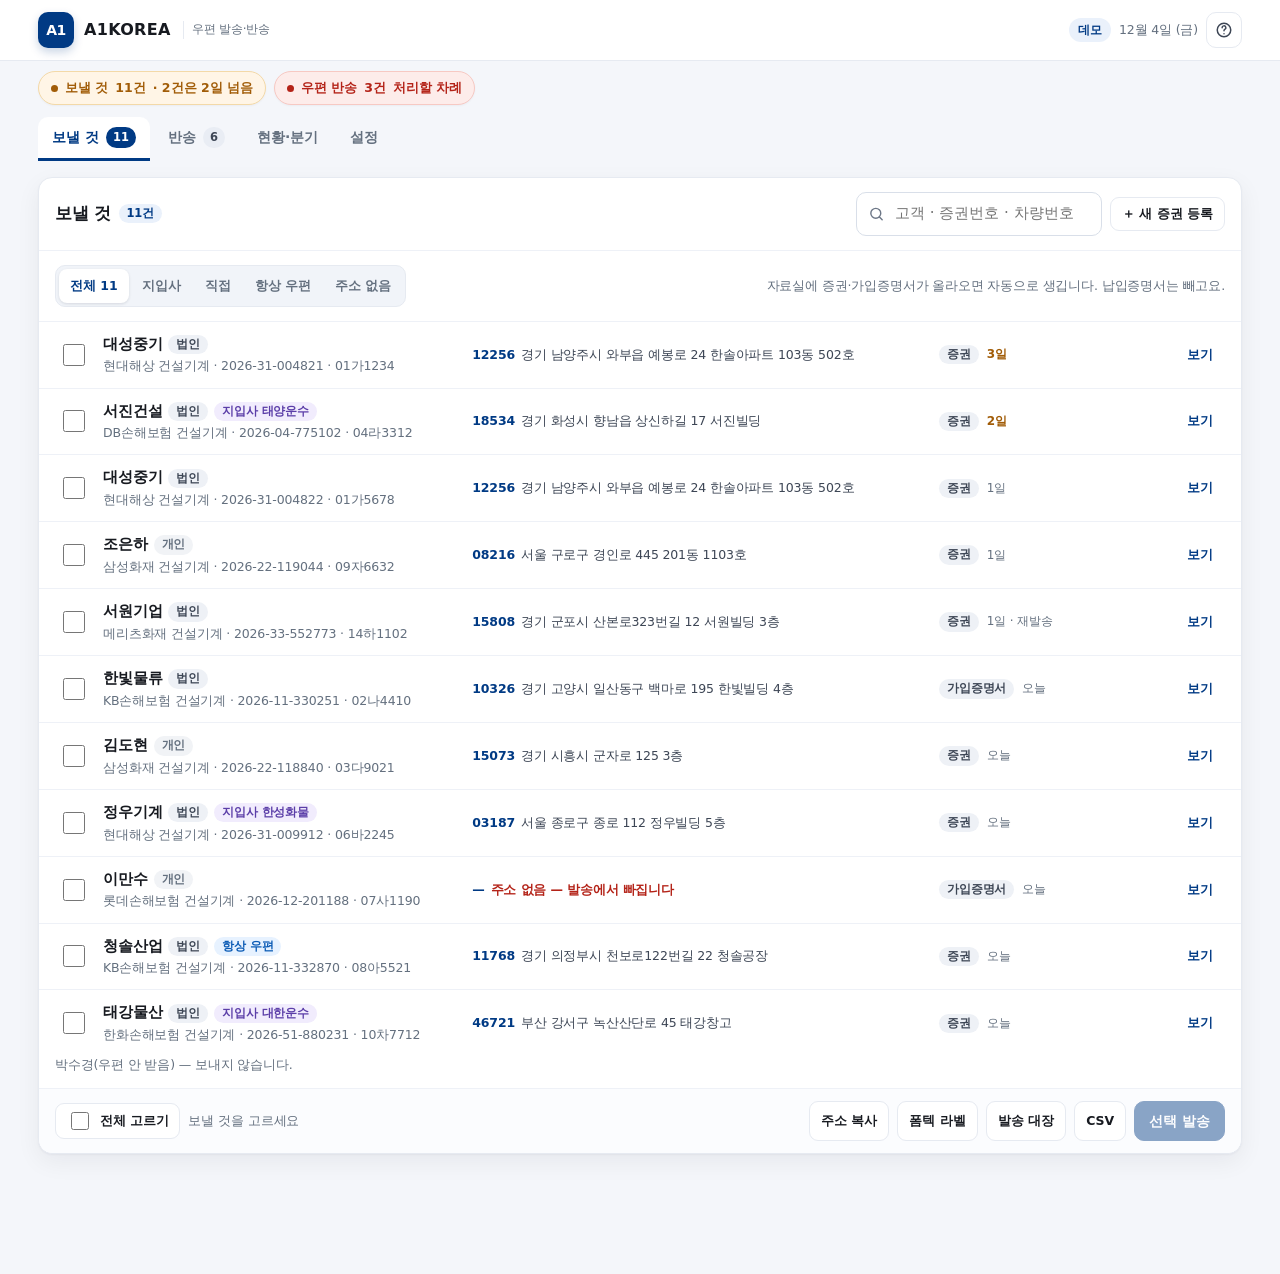
<file: index.html>
<!DOCTYPE html>
<html lang="ko">
<head>
<meta charset="utf-8">
<meta name="viewport" content="width=device-width, initial-scale=1, viewport-fit=cover">
<title>A1 우편 — 발송·반송</title>
<meta name="theme-color" content="#003A84">
<meta name="robots" content="noindex,nofollow">
<link rel="stylesheet" href="assets/post.css">
</head>
<body>
<div id="app">
  <header class="top">
    <div class="top-in">
      <div class="brand">
        <div class="mark" aria-hidden="true">A1</div>
        <b>A1KOREA</b>
        <span class="sub">우편 발송·반송</span>
      </div>
      <div class="top-right">
        <span id="modeBadge" class="pill-mode">데모</span>
        <span id="todayLabel" class="today"></span>
        <button class="icon-btn" id="btnHelp" aria-label="도움말" title="도움말">
          <svg width="18" height="18" viewBox="0 0 24 24" fill="none" stroke="currentColor" stroke-width="2" stroke-linecap="round"><circle cx="12" cy="12" r="9"/><path d="M9.5 9a2.5 2.5 0 1 1 3.6 2.2c-.7.4-1.1 1-1.1 1.8"/><path d="M12 17h.01"/></svg>
        </button>
      </div>
    </div>
  </header>

  <div id="alerts" class="alerts" aria-live="polite"></div>
  <nav class="tabs" id="tabs" role="tablist" aria-label="우편 업무"></nav>
  <main>
    <section id="view" class="view" role="tabpanel" tabindex="-1"></section>
  </main>
  <nav class="tabbar" id="tabbar" role="tablist" aria-label="우편 업무"></nav>

  <aside class="panel" id="panel" aria-hidden="true">
    <div class="panel-bg" data-act="close-panel"></div>
    <div class="panel-in" role="dialog" aria-modal="true" aria-label="상세">
      <div class="panel-h" id="panelH"></div>
      <div class="panel-b" id="panelB"></div>
      <div class="panel-f" id="panelF"></div>
    </div>
  </aside>

  <div class="modal" id="modal" aria-hidden="true">
    <div class="modal-bg" data-act="close-modal"></div>
    <div class="modal-in" role="dialog" aria-modal="true" aria-labelledby="modalTitle">
      <div class="modal-h"><h2 id="modalTitle">제목</h2><button class="icon-btn" style="margin-left:auto" data-act="close-modal" aria-label="닫기">✕</button></div>
      <form id="modalForm" novalidate><div class="modal-b" id="modalB"></div><div class="modal-f" id="modalF"></div></form>
    </div>
  </div>

  <div id="toast" aria-live="polite"></div>
</div>

<div class="print-root" id="printRoot"></div>

<script src="assets/config.js"></script>
<script src="assets/demo-seed.js"></script>
<script src="assets/store.js"></script>
<script src="assets/api.js"></script>
<script src="assets/app.js"></script>
</body>
</html>
</file>
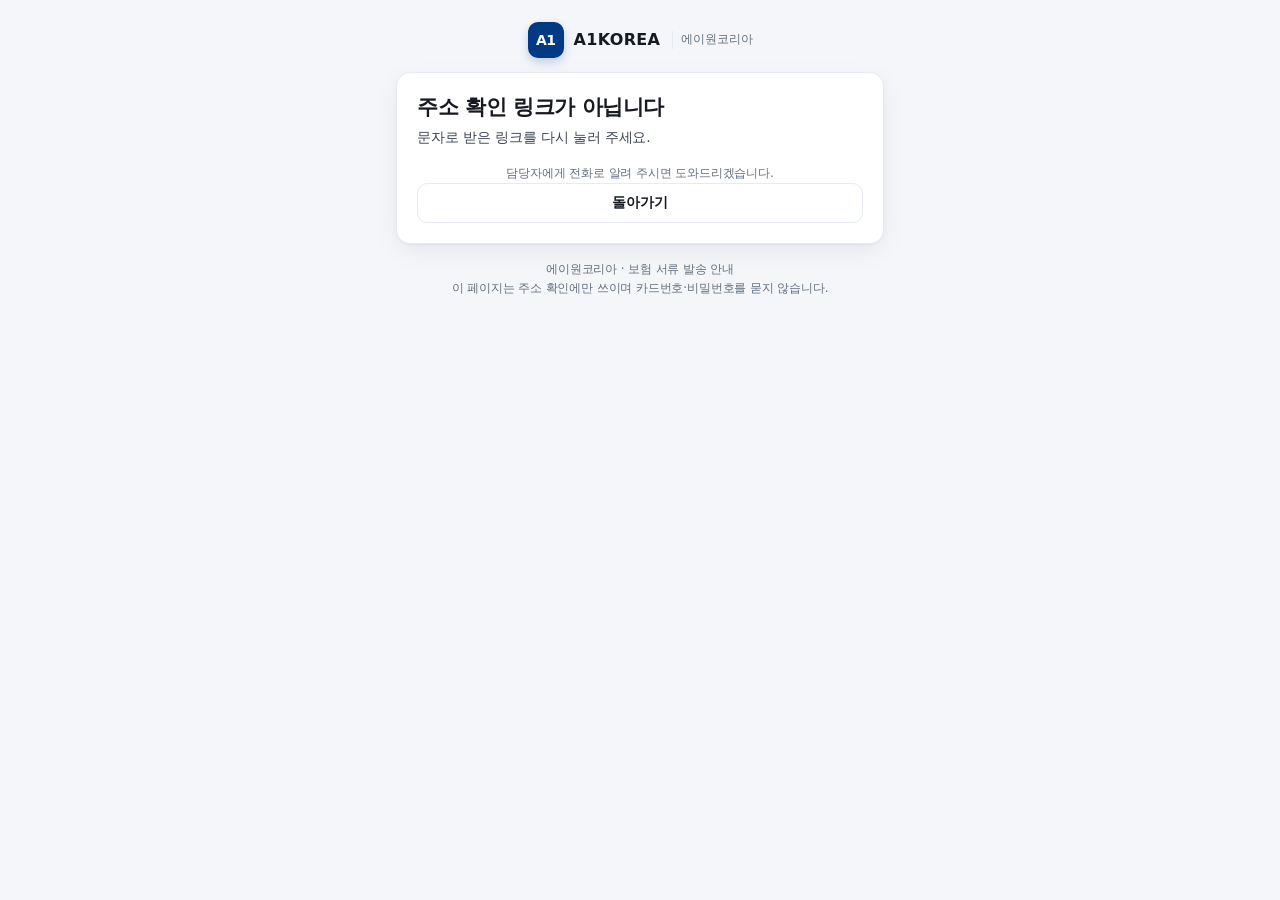
<file: address-confirm.html>
<!DOCTYPE html>
<html lang="ko">
<head>
<meta charset="utf-8">
<meta name="viewport" content="width=device-width, initial-scale=1, viewport-fit=cover">
<title>우편 반송 — 주소 확인 | 에이원코리아</title>
<meta name="theme-color" content="#003A84">
<meta name="robots" content="noindex,nofollow">
<meta name="referrer" content="no-referrer">
<link rel="stylesheet" href="assets/post.css">
</head>
<body>
<div class="pub">
  <div class="brand">
    <div class="mark" aria-hidden="true">A1</div>
    <b>A1KOREA</b>
    <span class="sub">에이원코리아</span>
  </div>

  <div id="app-card" class="card">
    <div id="loading"><p class="mute">불러오는 중…</p></div>

    <!-- ① 본인 확인 -->
    <section id="step1" class="step-hide" aria-labelledby="t1">
      <h1 id="t1">보내 드린 우편이 돌아왔습니다</h1>
      <p class="lead">보험 서류를 다시 보내 드리려면 바른 주소가 필요합니다. 본인 확인 뒤 주소를 넣어 주세요.</p>
      <form id="fVerify" autocomplete="off" style="margin-top:16px;display:flex;flex-direction:column;gap:10px">
        <label class="lbl" for="idv" id="idvLabel">생년월일 6자리 (법인은 사업자번호 10자리)</label>
        <input class="inp" id="idv" inputmode="numeric" maxlength="12" placeholder="예: 800101" required aria-describedby="verifyHint">
        <p class="hint" id="verifyHint">본인 확인용으로만 씁니다. 5번 틀리면 30분 동안 잠깁니다.</p>
        <div class="err" id="verifyErr" role="alert"></div>
        <button class="btn primary lg block" type="submit">확인</button>
      </form>
      <p class="foot">확인이 어려우면 담당자에게 전화로 알려 주세요.<br>카드번호·비밀번호는 절대 묻지 않습니다.</p>
    </section>

    <!-- ② 주소 -->
    <section id="step2" class="step-hide" aria-labelledby="t2">
      <h1 id="t2">주소를 확인해 주세요</h1>
      <p class="lead" id="whoLine"></p>

      <div class="kbox" style="margin-top:14px">
        <div class="hint">보낸 주소 · <span id="reasonTxt"></span></div>
        <div class="small" id="sentAddr" style="font-weight:600;word-break:keep-all"></div>
      </div>

      <div class="seg" role="group" aria-label="주소 확인 방법" style="margin-top:16px;width:100%">
        <button type="button" id="tabFix" aria-pressed="true" style="flex:1">주소를 고칠게요</button>
        <button type="button" id="tabSame" aria-pressed="false" style="flex:1">위 주소가 맞아요</button>
      </div>

      <div id="sameBox" class="step-hide" style="margin-top:16px">
        <div class="callout info"><div>같은 주소로 다시 보내 드립니다. 우편이 돌아온 이유가 주소가 아니라면 담당자에게 전화로 알려 주세요.</div></div>
        <button class="btn primary lg block" id="btnSame" style="margin-top:12px">이 주소로 다시 받기</button>
      </div>

      <form id="fAddr" autocomplete="off" style="margin-top:14px;display:flex;flex-direction:column;gap:10px">
        <label class="lbl" for="zip">우편번호</label>
        <div style="display:flex;gap:8px">
          <input class="inp" id="zip" inputmode="numeric" maxlength="5" placeholder="5자리" style="flex:1" aria-label="우편번호">
          <button class="btn soft" type="button" id="btnFind" style="flex:none">주소 찾기</button>
        </div>
        <label class="lbl" for="road">도로명 주소</label>
        <input class="inp" id="road" placeholder="예: 경기 부천시 평천로 655" aria-label="도로명 주소">
        <label class="lbl" for="detail">상세주소 (동·호수, 층)</label>
        <input class="inp" id="detail" placeholder="예: 105동 402호" aria-label="상세주소">
        <label class="small" style="display:flex;gap:8px;align-items:center;min-height:32px">
          <input type="checkbox" id="noDetail" style="width:20px;height:20px"> 상세주소 없음 (단독주택 등)
        </label>
        <p class="hint">아파트·빌라·상가는 동·호수까지 꼭 넣어 주세요 — 우편이 돌아오는 가장 흔한 이유입니다.</p>
        <div class="err" id="addrErr" role="alert"></div>
        <button class="btn primary lg block" type="submit">이 주소로 다시 받기</button>
      </form>

      <div id="postcodeLayer" style="display:none;height:430px;border:1px solid var(--line);border-radius:12px;overflow:hidden;margin-top:10px"></div>
      <p class="foot">넣으신 주소는 보험 서류 발송과 보험사 주소 변경에만 씁니다.</p>
    </section>

    <!-- ③ 끝 -->
    <section id="step3" class="step-hide" aria-labelledby="t3">
      <div style="text-align:center;margin-bottom:6px">
        <div style="width:52px;height:52px;border-radius:50%;background:var(--good-soft);color:var(--good);display:grid;place-items:center;margin:0 auto 10px">
          <svg width="26" height="26" viewBox="0 0 24 24" fill="none" stroke="currentColor" stroke-width="2.4" stroke-linecap="round" stroke-linejoin="round"><path d="m4 12.5 5 5L20 6.5"/></svg>
        </div>
        <h1 id="t3">고맙습니다</h1>
      </div>
      <p class="lead" id="doneMsg" style="white-space:pre-line"></p>
      <div class="callout info" style="margin-top:14px"><div>바뀐 주소는 보험사에도 알리도록 업무팀에 전달했습니다. 증권은 고객 자료실에서도 바로 받으실 수 있습니다.</div></div>
      <div id="doneFiles" style="margin-top:12px;display:flex;flex-direction:column;gap:8px"></div>
      <p class="foot">궁금한 점은 담당자에게 연락해 주세요.</p>
    </section>

    <!-- 오류 -->
    <section id="stepErr" class="step-hide">
      <h1 id="errTitle">열 수 없습니다</h1>
      <p class="lead" id="errMsg"></p>
      <p class="foot">담당자에게 전화로 알려 주시면 도와드리겠습니다.</p>
      <a class="btn block" href="./index.html">돌아가기</a>
    </section>
  </div>
  <p class="foot">에이원코리아 · 보험 서류 발송 안내<br>이 페이지는 주소 확인에만 쓰이며 카드번호·비밀번호를 묻지 않습니다.</p>
</div>

<script src="assets/config.js"></script>
<script src="assets/demo-seed.js"></script>
<script src="assets/store.js"></script>
<script src="assets/api.js"></script>
<script>
(function () {
  'use strict';
  var api = window.PostAPI;
  var cfg = window.A1POST_CONFIG || {};
  var q = new URL(location.href).searchParams;
  var P = { r: q.get('r') || '', exp: q.get('exp') || '', sig: q.get('sig') || '', idv: '' };
  var $ = function (s) { return document.querySelector(s); };
  var esc = function (s) { return String(s == null ? '' : s).replace(/[&<>"']/g, function (c) { return { '&': '&amp;', '<': '&lt;', '>': '&gt;', '"': '&quot;', "'": '&#39;' }[c]; }); };
  var labels = { 개인: '생년월일 6자리', 법인: '사업자번호 10자리' };

  function show(id) {
    ['loading', 'step1', 'step2', 'step3', 'stepErr'].forEach(function (x) {
      var el = document.getElementById(x);
      if (!el) return;
      el.classList.toggle('step-hide', x !== id);
    });
  }
  function fail(title, msg) {
    $('#errTitle').textContent = title;
    $('#errMsg').textContent = msg || '';
    show('stepErr');
  }

  /* 처음 상태 */
  async function init() {
    if (!P.r) return fail('주소 확인 링크가 아닙니다', '문자로 받은 링크를 다시 눌러 주세요.');
    try {
      var info = await api.linkInfo(P);
      if (!info || info.ok === false) return fail(info && info.locked ? '잠시 잠겼습니다' : '열 수 없습니다', (info && info.why) || '링크가 만료되었거나 잘못된 주소입니다.');
      if (info.done) return fail('이미 처리되었습니다', '새 주소로 다시 보내 드렸습니다.');
      if (info.kind === '법인') $('#idvLabel').textContent = '사업자번호 10자리';
      if (info.name) $('#whoLine').textContent = info.name + ' 님, 아래 주소로 우편을 보냈는데 돌아왔습니다.';
      show('step1');
      $('#idv').focus();
    } catch (e) {
      fail('열 수 없습니다', e.message || '잠시 후 다시 시도해 주세요.');
    }
  }

  /* ① 본인 확인 */
  $('#fVerify').addEventListener('submit', async function (ev) {
    ev.preventDefault();
    $('#verifyErr').textContent = '';
    P.idv = $('#idv').value;
    if (!P.idv.replace(/\D/g, '')) { $('#verifyErr').textContent = '생년월일(사업자번호)을 넣어 주세요'; return; }
    var btn = ev.target.querySelector('button');
    btn.disabled = true;
    try {
      var r = await api.verify(P);
      if (!r.ok) { $('#verifyErr').textContent = r.why || '맞지 않습니다'; if (r.locked) fail('잠시 잠겼습니다', r.why); return; }
      $('#sentAddr').textContent = r.sent || '(보낸 주소 기록 없음)';
      $('#reasonTxt').textContent = r.reason || '반송';
      if (r.same_ok === false) {
        $('#tabSame').style.display = 'none';
        $('#tabFix').setAttribute('aria-pressed', 'true');
      }
      show('step2');
    } catch (e) {
      $('#verifyErr').textContent = e.message || '잠시 후 다시 시도해 주세요';
    } finally { btn.disabled = false; }
  });

  /* ② 주소 */
  function setTab(fix) {
    $('#tabFix').setAttribute('aria-pressed', String(fix));
    $('#tabSame').setAttribute('aria-pressed', String(!fix));
    $('#fAddr').classList.toggle('step-hide', !fix);
    $('#sameBox').classList.toggle('step-hide', fix);
  }
  $('#tabFix').addEventListener('click', function () { setTab(true); });
  $('#tabSame').addEventListener('click', function () { setTab(false); });
  $('#noDetail').addEventListener('change', function () {
    $('#detail').disabled = this.checked;
    if (this.checked) $('#detail').value = '';
  });

  var posted = false;
  function loadPostcode(done) {
    if (window.daum && window.daum.Postcode) return done();
    posted = true;
    var s = document.createElement('script');
    s.src = 'https://t1.daumcdn.net/mapjsapi/bundle/postcode/prod/postcode.v2.js';
    s.onload = done;
    s.onerror = function () { $('#addrErr').textContent = '주소 찾기를 불러오지 못했습니다 — 우편번호와 주소를 직접 넣어 주세요'; };
    document.head.appendChild(s);
  }
  $('#btnFind').addEventListener('click', function () {
    loadPostcode(function () {
      var layer = $('#postcodeLayer');
      layer.style.display = 'block';
      new window.daum.Postcode({
        width: '100%', height: '100%',
        oncomplete: function (d) {
          var a = d.roadAddress || d.jibunAddress || d.address;
          var extra = [d.bname && /[동로가]$/.test(d.bname) ? d.bname : '', d.buildingName && d.apartment === 'Y' ? d.buildingName : ''].filter(Boolean).join(', ');
          if (extra) a += ' (' + extra + ')';
          $('#zip').value = d.zonecode;
          $('#road').value = a;
          layer.style.display = 'none';
          $('#detail').focus();
        }
      }).embed(layer);
    });
  });

  async function submitAddr(body) {
    $('#addrErr').textContent = '';
    try {
      var r = await api.saveAddrCustomer(P, body);
      if (!r.ok) { $('#addrErr').textContent = r.why || '저장하지 못했습니다'; return; }
      $('#doneMsg').textContent = r.msg || '새 주소로 다시 보내 드리겠습니다.';
      var files = r.files || [];
      $('#doneFiles').innerHTML = files.map(function (f) {
        return '<div class="doc"><span>' + esc(f.kind) + '</span><a class="btn sm" href="' + esc(f.url) + '">받기</a></div>';
      }).join('');
      show('step3');
      window.scrollTo({ top: 0, behavior: 'smooth' });
    } catch (e) {
      $('#addrErr').textContent = e.message || '잠시 후 다시 시도해 주세요';
    }
  }

  $('#fAddr').addEventListener('submit', function (ev) {
    ev.preventDefault();
    var zip = $('#zip').value.trim(), road = $('#road').value.trim(), detail = $('#detail').value.trim();
    if (!/^\d{5}$/.test(zip.replace(/\D/g, ''))) { $('#addrErr').textContent = '우편번호 5자리를 넣어 주세요'; return; }
    if (road.length < 5) { $('#addrErr').textContent = '주소를 넣어 주세요'; return; }
    if (!detail && !$('#noDetail').checked) { $('#addrErr').textContent = '상세주소를 넣어 주거나 "상세주소 없음"을 눌러 주세요'; return; }
    submitAddr({ zip: zip, addr1: road, addr2: detail, noDetail: $('#noDetail').checked });
  });
  $('#btnSame').addEventListener('click', function () { submitAddr({ same: true }); });

  init();
})();
</script>
</body>
</html>
</file>
<file: assets/post.css>
/* A1 우편 모듈 — 화면 (A1KOREA 네이비 · 화이트)
   Sales v10.12 · 날인기와 같은 색·간격을 씁니다. 모바일 390px부터 PC 1440px까지. */

:root{
  --brand:#003A84;
  --brand-2:#0B4EA2;
  --brand-soft:#eaf1fb;
  --brand-soft-2:#f4f8ff;
  --ink:#171a20;
  --ink-2:#3d4655;
  --mute:#64707f;
  --mute-2:#6d7787;
  --line:#e6eaf1;
  --line-2:#eef1f7;
  --bg:#f4f6fa;
  --card:#ffffff;
  --warn:#a15c07;
  --warn-soft:#fff5e6;
  --warn-line:#f3d9a8;
  --bad:#b42318;
  --bad-soft:#fdecea;
  --good:#0f7b45;
  --good-soft:#e8f6ee;
  --violet:#5b3ea8;
  --violet-soft:#f1ecfd;
  --radius:14px;
  --radius-sm:10px;
  --shadow:0 1px 2px rgba(16,24,40,.04), 0 8px 24px rgba(16,24,40,.06);
  --shadow-lg:0 18px 48px rgba(16,24,40,.16);
  --tap:44px;
  --font:"Pretendard","Pretendard Variable","Malgun Gothic","맑은 고딕","Apple SD Gothic Neo","Noto Sans KR","Noto Sans CJK KR",system-ui,sans-serif;
  --tab-h:64px;
}

*{box-sizing:border-box}
html,body{margin:0;padding:0}
body{
  background:var(--bg); color:var(--ink); font-family:var(--font);
  font-size:15px; line-height:1.45; letter-spacing:-.01em;
  -webkit-text-size-adjust:100%;
}
button,input,select,textarea{font:inherit;color:inherit}
button{cursor:pointer}
a{color:var(--brand); text-decoration:none}
h1,h2,h3,h4{margin:0; letter-spacing:-.02em}
h1{font-size:22px}
h2{font-size:17px}
h3{font-size:15px}
p{margin:0}
.mute{color:var(--mute)}
.small{font-size:13px}
.tiny{font-size:12px}
.num{font-variant-numeric:tabular-nums}
.sr{position:absolute;width:1px;height:1px;padding:0;margin:-1px;overflow:hidden;clip:rect(0 0 0 0);white-space:nowrap;border:0}

/* ───────── 머리 ───────── */
.top{
  position:sticky; top:0; z-index:40; background:#fff; border-bottom:1px solid var(--line);
}
.top-in{
  max-width:1240px; margin:0 auto; padding:12px 18px;
  display:flex; align-items:center; gap:12px;
}
.brand{display:flex; align-items:center; gap:10px; min-width:0}
.mark{width:36px;height:36px;flex:none;border-radius:10px;background:var(--brand);display:grid;place-items:center;color:#fff;font-weight:800;font-size:14px;letter-spacing:-.04em;box-shadow:0 4px 10px rgba(0,58,132,.22)}
.brand b{font-size:16px;letter-spacing:.02em;font-weight:800;white-space:nowrap}
.brand .sub{font-size:12px;color:var(--mute);white-space:nowrap;padding-left:8px;border-left:1px solid var(--line);margin-left:2px}
.top-right{margin-left:auto;display:flex;align-items:center;gap:8px}
.today{font-size:12.5px;color:var(--mute);white-space:nowrap}
.pill-mode{font-size:11.5px;font-weight:700;padding:4px 9px;border-radius:999px;background:var(--brand-soft);color:var(--brand);white-space:nowrap}
.pill-mode.rest{background:var(--good-soft);color:var(--good)}
.icon-btn{width:36px;height:36px;border-radius:10px;border:1px solid var(--line);background:#fff;display:grid;place-items:center;color:var(--ink-2)}
.icon-btn:hover{background:var(--brand-soft-2);border-color:#d5e2f5}

/* ───────── 알림 띠 ───────── */
.alerts{max-width:1240px;margin:0 auto;padding:10px 18px 0;display:flex;gap:8px;flex-wrap:wrap}
.alert{
  appearance:none;
  display:inline-flex;align-items:center;gap:7px;min-height:34px;padding:6px 12px;border-radius:999px;
  font-size:12.5px;font-weight:600;border:1px solid transparent;background:#fff;box-shadow:0 1px 2px rgba(16,24,40,.04);
}
.alert .dot{width:7px;height:7px;border-radius:50%;background:currentColor;flex:none}
.alert.hot{background:var(--warn-soft);border-color:var(--warn-line);color:var(--warn)}
.alert.warn{background:var(--bad-soft);border-color:#f7c9c3;color:var(--bad)}
.alert.info{background:var(--brand-soft);border-color:#cfe0f7;color:var(--brand)}
.alert.quiet{background:#fff;border-color:var(--line);color:var(--ink-2)}
.alert b{font-weight:800}

/* ───────── 탭 ───────── */
.tabs{
  max-width:1240px;margin:0 auto;padding:12px 18px 0;display:flex;gap:4px;overflow-x:auto;scrollbar-width:none;
}
.tabs::-webkit-scrollbar{display:none}
.tab{
  appearance:none;border:0;background:transparent;color:var(--mute);font-weight:700;font-size:14px;
  padding:10px 14px;border-radius:10px 10px 0 0;display:inline-flex;align-items:center;gap:7px;white-space:nowrap;
  border-bottom:3px solid transparent;
}
.tab .n{font-size:11.5px;font-weight:800;background:#e9edf4;color:var(--ink-2);border-radius:999px;padding:2px 7px;min-width:20px;text-align:center}
.tab[aria-selected="true"]{color:var(--brand);border-bottom-color:var(--brand);background:#fff}
.tab[aria-selected="true"] .n{background:var(--brand);color:#fff}
.tab:hover{color:var(--brand)}

/* ───────── 본문 ───────── */
main{max-width:1240px;margin:0 auto;padding:16px 18px 120px}
.view{display:flex;flex-direction:column;gap:16px}

.card{background:var(--card);border:1px solid var(--line);border-radius:var(--radius);box-shadow:var(--shadow)}
.card-h{display:flex;align-items:center;gap:10px;padding:14px 16px;border-bottom:1px solid var(--line-2);flex-wrap:wrap}
.card-h h2{display:flex;align-items:center;gap:8px}
.card-h .right{margin-left:auto;display:flex;gap:8px;align-items:center;flex-wrap:wrap}
.card-b{padding:14px 16px}
.card-b.tight{padding:0}
.card-f{padding:12px 16px;border-top:1px solid var(--line-2);display:flex;gap:8px;align-items:center;flex-wrap:wrap;background:#fbfcfe;border-radius:0 0 var(--radius) var(--radius)}

.grid2{display:grid;grid-template-columns:1fr;gap:16px}
.grid3{display:grid;grid-template-columns:1fr;gap:12px}

/* 버튼 */
.btn{
  appearance:none;border:1px solid var(--line);background:#fff;color:var(--ink);
  min-height:40px;padding:8px 14px;border-radius:10px;font-weight:700;font-size:13.5px;
  display:inline-flex;align-items:center;justify-content:center;gap:7px;white-space:nowrap;
  transition:background .12s,border-color .12s,transform .06s;
}
.btn:hover{background:var(--brand-soft-2);border-color:#d5e2f5}
.btn:active{transform:translateY(1px)}
.btn:focus-visible{outline:3px solid rgba(0,58,132,.25);outline-offset:2px}
.btn.primary{background:var(--brand);border-color:var(--brand);color:#fff;box-shadow:0 4px 12px rgba(0,58,132,.18)}
.btn.primary:hover{background:var(--brand-2);border-color:var(--brand-2)}
.btn.soft{background:var(--brand-soft);border-color:#d5e2f5;color:var(--brand)}
.btn.soft:hover{background:#dfeafa}
.btn.ghost{background:transparent;border-color:transparent;color:var(--brand)}
.btn.ghost:hover{background:var(--brand-soft)}
.btn.danger{color:var(--bad);border-color:#f2c9c4;background:#fff}
.btn.danger:hover{background:var(--bad-soft)}
.btn.sm{min-height:34px;padding:5px 11px;font-size:12.5px;border-radius:9px}
.btn.lg{min-height:48px;font-size:15px;padding:12px 18px}
.btn.block{width:100%}
.btn:disabled{opacity:.45;cursor:not-allowed;box-shadow:none}
.card-f input[type=checkbox]{width:18px;height:18px;accent-color:var(--brand)}
.btn-row{display:flex;gap:8px;flex-wrap:wrap}
.btn-row.end{justify-content:flex-end}

/* 배지 */
.badge{
  display:inline-flex;align-items:center;gap:4px;font-size:11.5px;font-weight:800;line-height:1;
  padding:4px 8px;border-radius:999px;background:#eef1f6;color:var(--ink-2);white-space:nowrap;
}
.badge.brand{background:var(--brand-soft);color:var(--brand)}
.badge.jiip{background:var(--violet-soft);color:var(--violet)}
.badge.always{background:#e7f2ff;color:#0b5bb5}
.badge.off{background:#f1f3f6;color:var(--mute)}
.badge.warn{background:var(--warn-soft);color:var(--warn)}
.badge.bad{background:var(--bad-soft);color:var(--bad)}
.badge.good{background:var(--good-soft);color:var(--good)}
.badge.mono{font-variant-numeric:tabular-nums}

/* 입력 */
.field{display:flex;flex-direction:column;gap:6px}
.field > label,.lbl{font-size:12.5px;font-weight:700;color:var(--ink-2)}
.inp,select.inp,textarea.inp{
  min-height:var(--tap);border:1px solid #d9dfe9;border-radius:10px;background:#fff;padding:10px 12px;font-size:15px;width:100%;
}
.inp:focus{outline:3px solid rgba(0,58,132,.16);border-color:#9dbdec}
textarea.inp{min-height:90px;resize:vertical}
.search{position:relative;flex:1;min-width:160px}
.search .inp{padding-left:38px}
.search svg{position:absolute;left:12px;top:50%;transform:translateY(-50%);color:var(--mute-2)}
.hint{font-size:12.5px;color:var(--mute)}
.err{color:var(--bad);font-size:13px;font-weight:600;min-height:18px}

.seg{display:inline-flex;background:#f1f4f9;border:1px solid var(--line);border-radius:10px;padding:3px;gap:2px}
.seg button{border:0;background:transparent;min-height:34px;padding:5px 11px;border-radius:8px;font-size:12.5px;font-weight:700;color:var(--mute)}
.seg button[aria-pressed="true"]{background:#fff;color:var(--brand);box-shadow:0 1px 3px rgba(16,24,40,.12)}

/* 보낼 것 목록 */
.qwrap{overflow:hidden}
.qchk{grid-area:chk;display:flex;align-items:flex-start;justify-content:center;padding-top:1px}
.qchk input{width:22px;height:22px;accent-color:var(--brand);flex:none}
.qmain{grid-area:main;min-width:0}
.qaddr{grid-area:addr}
.qfoot{grid-area:foot;display:flex;align-items:center;gap:8px;flex-wrap:wrap}
.qdocs{display:flex;gap:4px;flex-wrap:wrap}
.qright{grid-area:right}
.qrow{
  display:grid;gap:8px 12px;align-items:start;
  grid-template-columns:38px minmax(0,1fr) auto;
  grid-template-areas:
    "chk main right"
    "chk addr right"
    "chk foot right";
  padding:13px 14px;border-bottom:1px solid var(--line-2);background:#fff;
}
.qrow:last-child{border-bottom:0}
.qrow:hover{background:#fafbff}
.qrow.sel{background:var(--brand-soft-2)}
.qname{display:flex;align-items:center;gap:6px;flex-wrap:wrap;font-weight:700;font-size:15px}
.qsub{font-size:12.5px;color:var(--mute);margin-top:2px;overflow:hidden;text-overflow:ellipsis}
.qaddr{font-size:12.5px;color:var(--ink-2);display:flex;gap:6px;align-items:flex-start}
.qaddr .zip{flex:none;font-weight:700;color:var(--brand);font-variant-numeric:tabular-nums}
.qaddr .txt{min-width:0}
.qright{display:flex;flex-direction:column;align-items:flex-end;gap:6px;text-align:right}
.qage{font-size:12px;color:var(--mute);white-space:nowrap}
.qage.old{color:var(--warn);font-weight:700}
.qdocs{display:flex;gap:4px;flex-wrap:wrap;justify-content:flex-start}

@media (min-width:900px){
  .qrow{
    grid-template-columns:36px minmax(180px,1.1fr) minmax(240px,1.4fr) 230px 44px;
    grid-template-areas:"chk main addr foot right";
    align-items:center;padding:12px 16px;
  }
  .qchk{align-items:center;padding-top:0}
  .qfoot{justify-content:flex-start}
}

/* 반송 목록 */
.rrow{display:grid;grid-template-columns:1fr auto;gap:4px 10px;padding:13px 14px;border-bottom:1px solid var(--line-2);background:#fff}
.rrow:last-child{border-bottom:0}
.rrow:hover{background:#fafbff}
.rname{font-weight:700;display:flex;gap:6px;align-items:center;flex-wrap:wrap}
.rnext{font-size:12.5px;color:var(--mute)}
.rright{text-align:right;display:flex;flex-direction:column;align-items:flex-end;gap:5px}

/* 빈 화면 */
.empty{padding:36px 18px;text-align:center;color:var(--mute)}
.empty .big{font-size:15px;font-weight:700;color:var(--ink-2);margin-bottom:4px}
.empty svg{opacity:.5;margin-bottom:8px}

/* 통계 */
.stats{display:grid;grid-template-columns:repeat(2,1fr);gap:10px}
.stat{background:#fff;border:1px solid var(--line);border-radius:12px;padding:12px 14px}
.stat .k{font-size:12px;color:var(--mute);font-weight:600}
.stat .v{font-size:23px;font-weight:800;letter-spacing:-.03em;margin-top:2px;font-variant-numeric:tabular-nums}
.stat .s{font-size:11.5px;color:var(--mute-2);margin-top:1px}
.stat.accent{background:linear-gradient(180deg,#f7faff,#fff);border-color:#dbe7f8}
.stat.accent .v{color:var(--brand)}
@media (min-width:760px){.stats{grid-template-columns:repeat(3,1fr)}}
@media (min-width:1080px){.stats{grid-template-columns:repeat(6,1fr)}}

/* 표 */
.tbl{width:100%;border-collapse:collapse;font-size:13px}
.tbl th,.tbl td{padding:10px 12px;border-bottom:1px solid var(--line-2);text-align:left;vertical-align:top}
.tbl th{font-size:11.5px;color:var(--mute);font-weight:700;background:#fbfcfe;white-space:nowrap}
.tbl tr:last-child td{border-bottom:0}
.tbl .r{text-align:right;font-variant-numeric:tabular-nums}
.tbl-wrap{overflow-x:auto}

/* 반송 등록 단계 */
.steps{display:flex;gap:6px;flex-wrap:wrap;margin-bottom:2px}
.step{display:inline-flex;align-items:center;gap:6px;font-size:12px;color:var(--mute);font-weight:600}
.step i{width:20px;height:20px;border-radius:50%;background:#eef1f6;color:var(--mute);display:grid;place-items:center;font-style:normal;font-size:11px;font-weight:800}
.step.on{color:var(--brand)}
.step.on i{background:var(--brand);color:#fff}
.step.done i{background:var(--good-soft);color:var(--good)}

.found{border:1px solid #d5e2f5;background:var(--brand-soft-2);border-radius:12px;padding:12px;display:flex;flex-direction:column;gap:10px}
.kbox{background:#fff;border:1px solid var(--line);border-radius:10px;padding:10px 12px;display:flex;flex-direction:column;gap:8px}
.kopt{display:flex;gap:10px;align-items:flex-start;padding:7px 4px;border-bottom:1px dashed var(--line-2)}
.kopt:last-child{border-bottom:0}
.kopt input{margin-top:2px;width:20px;height:20px;accent-color:var(--brand)}
.kmeta{font-size:12px;color:var(--mute)}

.reasons{display:flex;gap:6px;flex-wrap:wrap}
.reason{border:1px solid var(--line);background:#fff;border-radius:999px;padding:7px 13px;font-size:13px;font-weight:700;min-height:36px}
.reason[aria-pressed="true"]{background:var(--brand);border-color:var(--brand);color:#fff}

.preview{
  white-space:pre-wrap;word-break:break-word;background:#f7f9fc;border:1px solid var(--line);border-radius:10px;
  padding:12px;font-size:13px;line-height:1.55;color:var(--ink-2);max-height:240px;overflow:auto;
}
.callout{display:flex;gap:10px;align-items:flex-start;padding:11px 13px;border-radius:11px;font-size:13px;line-height:1.45}
.callout.info{background:var(--brand-soft);color:#123f78}
.callout.warn{background:var(--warn-soft);color:#7a4708;border:1px solid var(--warn-line)}
.callout.bad{background:var(--bad-soft);color:#8f2f26}
.callout.good{background:var(--good-soft);color:#0c5c34}
.callout b{font-weight:800}

/* 타임라인 */
.tl{list-style:none;margin:0;padding:0;display:flex;flex-direction:column;gap:0}
.tl li{position:relative;padding:0 0 12px 18px;border-left:2px solid var(--line);margin-left:5px;font-size:12.5px;color:var(--ink-2)}
.tl li:last-child{border-left-color:transparent;padding-bottom:0}
.tl li::before{content:"";position:absolute;left:-6px;top:3px;width:10px;height:10px;border-radius:50%;background:#cfd8e6;border:2px solid #fff}
.tl li.hot::before{background:var(--brand)}
.tl .t{color:var(--mute-2);font-size:11.5px;font-variant-numeric:tabular-nums}

/* 할 일 */
.todo{display:flex;gap:10px;align-items:flex-start;padding:11px 14px;border-bottom:1px solid var(--line-2)}
.todo:last-child{border-bottom:0}
.todo .t{font-weight:700;font-size:13.5px}
.todo .d{font-size:12.5px;color:var(--mute)}

/* 패널(상세) */
.panel{position:fixed;z-index:70;inset:0;display:none}
.panel.open{display:block}
.panel-bg{position:absolute;inset:0;background:rgba(17,24,39,.42)}
.panel-in{
  position:absolute;right:0;top:0;bottom:0;width:min(460px,100%);background:#fff;box-shadow:var(--shadow-lg);
  display:flex;flex-direction:column;animation:slideIn .18s ease-out;
}
@keyframes slideIn{from{transform:translateX(18px);opacity:.6}to{transform:none;opacity:1}}
.panel-h{display:flex;align-items:flex-start;gap:10px;padding:16px;border-bottom:1px solid var(--line)}
.panel-h .x{margin-left:auto}
.panel-b{padding:16px;overflow:auto;flex:1;display:flex;flex-direction:column;gap:14px}
.panel-f{padding:12px 16px;border-top:1px solid var(--line);display:flex;gap:8px;flex-wrap:wrap;background:#fbfcfe}
@media (max-width:700px){
  .panel-in{
    top:auto;left:0;right:0;width:100%;max-height:92vh;border-radius:18px 18px 0 0;animation:sheetIn .2s ease-out;
  }
  @keyframes sheetIn{from{transform:translateY(30px);opacity:.6}to{transform:none;opacity:1}}
}

/* 모달 */
.modal{position:fixed;z-index:90;inset:0;display:none}
.modal.open{display:block}
.modal-bg{position:absolute;inset:0;background:rgba(17,24,39,.45)}
.modal-in{
  position:relative;max-width:440px;margin:10vh auto 0;background:#fff;border-radius:16px;box-shadow:var(--shadow-lg);
  padding:18px;width:calc(100% - 32px);max-height:80vh;overflow:auto;
}
@media (max-width:700px){.modal-in{margin:auto;position:absolute;left:0;right:0;bottom:0;border-radius:18px 18px 0 0;max-height:88vh}}
.modal-h{display:flex;align-items:center;gap:8px;margin-bottom:12px}
.modal-h h2{font-size:17px}
.modal-b{display:flex;flex-direction:column;gap:12px}
.modal-f{display:flex;gap:8px;justify-content:flex-end;margin-top:16px;flex-wrap:wrap}

/* 토스트 */
#toast{position:fixed;left:50%;bottom:calc(var(--tab-h) + 18px);transform:translateX(-50%);z-index:120;display:flex;flex-direction:column;gap:8px;align-items:center;pointer-events:none}
.toast{
  background:#111827;color:#fff;padding:10px 15px;border-radius:999px;font-size:13px;font-weight:600;
  box-shadow:0 10px 24px rgba(0,0,0,.24);animation:toastIn .18s ease-out;max-width:92vw;
}
.toast.good{background:#0f5c37}
.toast.bad{background:#8f2f26}
@keyframes toastIn{from{transform:translateY(8px);opacity:0}to{transform:none;opacity:1}}

/* 고객 주소 확인 페이지 */
.pub{max-width:520px;margin:0 auto;padding:22px 16px 60px}
.pub .brand{justify-content:center;margin-bottom:14px}
.pub .card{padding:20px}
.pub h1{font-size:21px;line-height:1.35}
.pub .lead{color:var(--ink-2);font-size:14px;margin-top:6px}
.pub .foot{margin-top:16px;font-size:12px;color:var(--mute);text-align:center;line-height:1.6}
.pub .doc{display:flex;justify-content:space-between;gap:10px;align-items:center;background:#f7f9fc;border:1px solid var(--line);border-radius:10px;padding:11px 12px;font-size:13px}
.step-hide{display:none !important}

/* 하단 탭 (모바일) */
.tabbar{display:none}
@media (max-width:760px){
  .tabs{display:none}
  .tabbar{
    display:grid;grid-template-columns:repeat(4,1fr);position:fixed;left:0;right:0;bottom:0;z-index:50;
    background:rgba(255,255,255,.97);backdrop-filter:blur(8px);border-top:1px solid var(--line);
    padding-bottom:env(safe-area-inset-bottom);
  }
  .tabbar button{
    appearance:none;border:0;background:transparent;color:var(--mute);font-size:11.5px;font-weight:700;
    min-height:56px;display:flex;flex-direction:column;align-items:center;justify-content:center;gap:3px;position:relative;
  }
  .tabbar button svg{width:22px;height:22px}
  .tabbar button[aria-selected="true"]{color:var(--brand)}
  .tabbar .n{position:absolute;top:6px;left:calc(50% + 6px);background:var(--bad);color:#fff;font-size:10px;border-radius:999px;padding:1px 5px;min-width:16px;text-align:center}
  main{padding:12px 12px 96px}
  .top-in{padding:10px 12px}
  .brand .sub{display:none}
  .alerts{padding:8px 12px 0;gap:6px;flex-wrap:nowrap;overflow-x:auto;scrollbar-width:none}
  .alerts::-webkit-scrollbar{display:none}
  .alert{flex:none}
  body{padding-bottom:var(--tab-h)}
}

/* ───────── 인쇄 ───────── */
.print-root{display:none}
@media print{
  body{background:#fff}
  #app,.tabbar,#toast,.panel,.modal{display:none !important}
  .print-root{display:block !important}
  .sheet{width:210mm;min-height:297mm;margin:0 auto;page-break-after:always;background:#fff}
  .sheet:last-child{page-break-after:auto}
}
.label-grid{
  display:grid;padding:12.7mm 9.5mm;
  grid-template-columns:repeat(var(--cols,3),63.5mm);
  grid-auto-rows:38.1mm;
}
.label-cell{
  border:1px dashed #c8c8c8;padding:1.8mm 2.6mm;display:flex;flex-direction:column;gap:.3mm;
  font-size:8.2pt;line-height:1.22;color:#000;overflow:hidden;
}
.label-cell.empty{border-color:transparent}
.label-top{display:flex;justify-content:space-between;align-items:flex-start;gap:2mm}
.label-zip{font-size:11pt;font-weight:800;letter-spacing:.03em}
.label-to{font-size:9pt;font-weight:800;margin-top:.6mm}
.label-addr{font-size:7.9pt;line-height:1.2;word-break:keep-all;overflow-wrap:anywhere}
.label-addr .detail{font-weight:700}
.label-foot{margin-top:auto;display:flex;justify-content:space-between;align-items:flex-end;gap:2mm;font-size:6.8pt;color:#333}
.label-foot .pol{font-variant-numeric:tabular-nums}
.label-sender{font-size:7pt;color:#444}
.ledger-sheet{padding:12mm 10mm}
.ledger-sheet h1{font-size:15pt;letter-spacing:-.02em;margin-bottom:2mm}
.ledger-sheet .meta{font-size:8.5pt;color:#444;margin-bottom:4mm;display:flex;gap:6mm;flex-wrap:wrap}
.ledger-sheet table{width:100%;border-collapse:collapse;font-size:7.8pt}
.ledger-sheet th,.ledger-sheet td{border:1px solid #999;padding:1.6mm 1.8mm;text-align:left;vertical-align:top}
.ledger-sheet th{background:#eee;font-weight:700;white-space:nowrap}
.ledger-sheet .r{text-align:right;font-variant-numeric:tabular-nums}
.ledger-sheet .sign{margin-top:8mm;font-size:8.5pt;display:flex;justify-content:flex-end;gap:10mm}

@media (prefers-reduced-motion:reduce){
  *{animation:none !important;transition:none !important}
}
</file>
